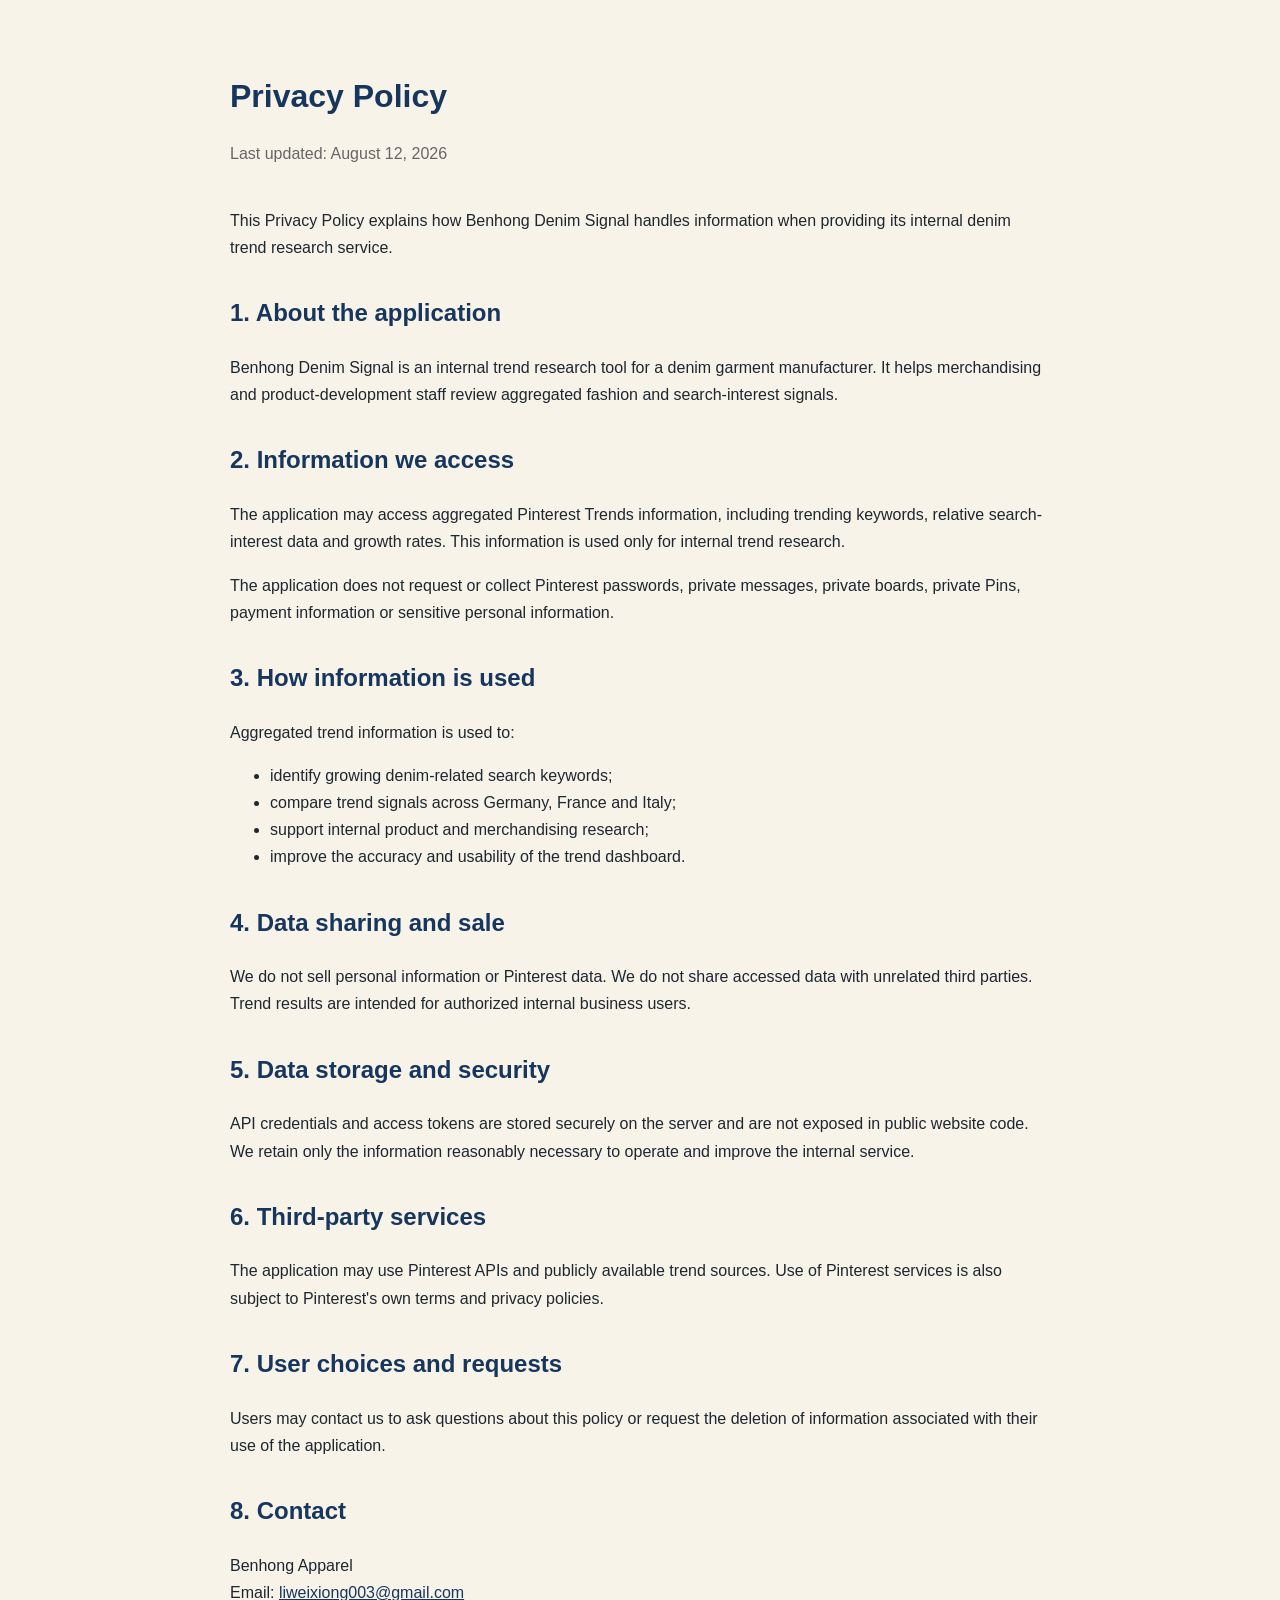
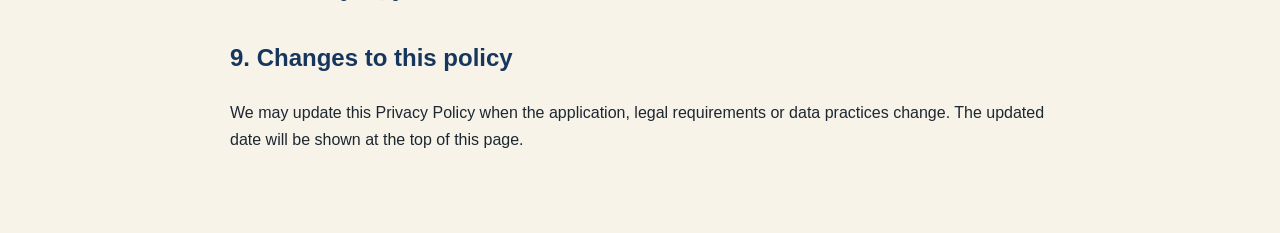
<file: privacy.html>
<!DOCTYPE html>
<html lang="en">
<head>
  <meta charset="UTF-8">
  <meta name="viewport" content="width=device-width, initial-scale=1.0">
  <title>Privacy Policy | Benhong Denim Signal</title>
  <style>
    body {
      max-width: 820px;
      margin: 0 auto;
      padding: 48px 24px;
      color: #1d2730;
      background: #f7f3e9;
      font-family: Arial, sans-serif;
      line-height: 1.7;
    }
    h1, h2 { color: #17365d; }
    h1 { margin-bottom: 8px; }
    .updated { color: #666; margin-bottom: 40px; }
    section { margin: 32px 0; }
    a { color: #17365d; }
  </style>
</head>
<body>
  <h1>Privacy Policy</h1>
  <p class="updated">Last updated: August 12, 2026</p>

  <p>
    This Privacy Policy explains how Benhong Denim Signal handles information
    when providing its internal denim trend research service.
  </p>

  <section>
    <h2>1. About the application</h2>
    <p>
      Benhong Denim Signal is an internal trend research tool for a denim
      garment manufacturer. It helps merchandising and product-development
      staff review aggregated fashion and search-interest signals.
    </p>
  </section>

  <section>
    <h2>2. Information we access</h2>
    <p>
      The application may access aggregated Pinterest Trends information,
      including trending keywords, relative search-interest data and growth
      rates. This information is used only for internal trend research.
    </p>
    <p>
      The application does not request or collect Pinterest passwords, private
      messages, private boards, private Pins, payment information or sensitive
      personal information.
    </p>
  </section>

  <section>
    <h2>3. How information is used</h2>
    <p>Aggregated trend information is used to:</p>
    <ul>
      <li>identify growing denim-related search keywords;</li>
      <li>compare trend signals across Germany, France and Italy;</li>
      <li>support internal product and merchandising research;</li>
      <li>improve the accuracy and usability of the trend dashboard.</li>
    </ul>
  </section>

  <section>
    <h2>4. Data sharing and sale</h2>
    <p>
      We do not sell personal information or Pinterest data. We do not share
      accessed data with unrelated third parties. Trend results are intended
      for authorized internal business users.
    </p>
  </section>

  <section>
    <h2>5. Data storage and security</h2>
    <p>
      API credentials and access tokens are stored securely on the server and
      are not exposed in public website code. We retain only the information
      reasonably necessary to operate and improve the internal service.
    </p>
  </section>

  <section>
    <h2>6. Third-party services</h2>
    <p>
      The application may use Pinterest APIs and publicly available trend
      sources. Use of Pinterest services is also subject to Pinterest's own
      terms and privacy policies.
    </p>
  </section>

  <section>
    <h2>7. User choices and requests</h2>
    <p>
      Users may contact us to ask questions about this policy or request the
      deletion of information associated with their use of the application.
    </p>
  </section>

  <section>
    <h2>8. Contact</h2>
    <p>
      Benhong Apparel<br>
      Email:
      <a href="mailto:liweixiong003@gmail.com">liweixiong003@gmail.com</a>
    </p>
  </section>

  <section>
    <h2>9. Changes to this policy</h2>
    <p>
      We may update this Privacy Policy when the application, legal
      requirements or data practices change. The updated date will be shown
      at the top of this page.
    </p>
  </section>
</body>
</html>
</file>
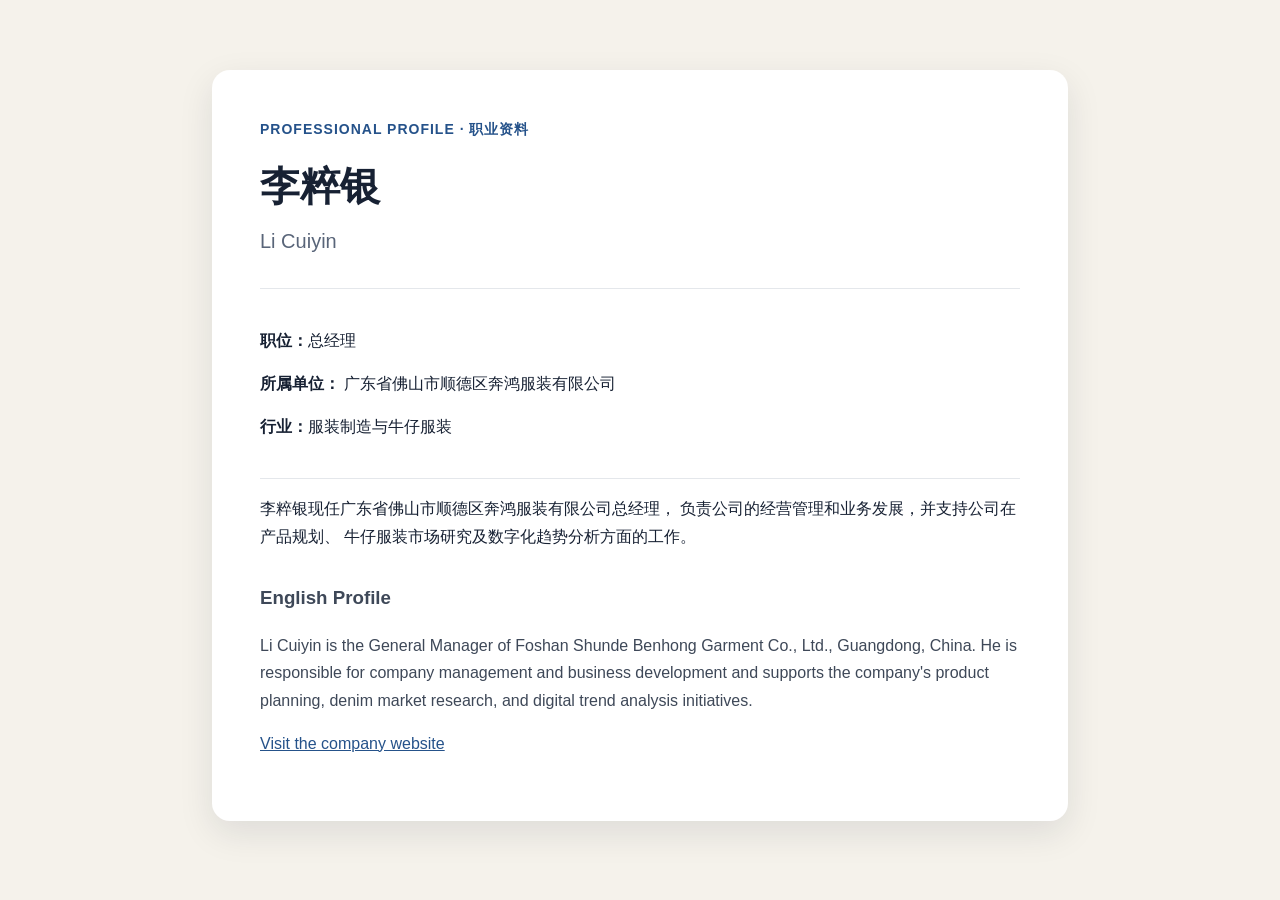
<file: profile.html>
<!DOCTYPE html>
<html lang="zh-CN">
<head>
  <meta charset="UTF-8">
  <meta name="viewport" content="width=device-width, initial-scale=1.0">
  <title>李粹银 | 奔鸿服装</title>
  <style>
    body {
      margin: 0;
      background: #f5f2eb;
      color: #172133;
      font-family: Arial, "Microsoft YaHei", sans-serif;
      line-height: 1.7;
    }

    .card {
      max-width: 760px;
      margin: 70px auto;
      padding: 48px;
      background: #ffffff;
      border-radius: 18px;
      box-shadow: 0 12px 35px rgba(23, 33, 51, 0.10);
    }

    .label {
      color: #25528a;
      font-size: 14px;
      font-weight: bold;
      letter-spacing: 1px;
      text-transform: uppercase;
    }

    h1 {
      margin: 10px 0 4px;
      font-size: 40px;
    }

    h2 {
      margin: 0 0 30px;
      color: #596579;
      font-size: 20px;
      font-weight: normal;
    }

    .info {
      padding: 22px 0;
      border-top: 1px solid #e4e7eb;
      border-bottom: 1px solid #e4e7eb;
    }

    .english {
      margin-top: 32px;
      color: #3e4858;
    }

    a {
      color: #25528a;
    }

    @media (max-width: 700px) {
      .card {
        margin: 20px;
        padding: 28px;
      }

      h1 {
        font-size: 32px;
      }
    }
  </style>
</head>
<body>
  <main class="card">
    <div class="label">Professional Profile · 职业资料</div>

    <h1>李粹银</h1>
    <h2>Li Cuiyin</h2>

    <section class="info">
      <p><strong>职位：</strong>总经理</p>
      <p>
        <strong>所属单位：</strong>
        广东省佛山市顺德区奔鸿服装有限公司
      </p>
      <p><strong>行业：</strong>服装制造与牛仔服装</p>
    </section>

    <p>
      李粹银现任广东省佛山市顺德区奔鸿服装有限公司总经理，
      负责公司的经营管理和业务发展，并支持公司在产品规划、
      牛仔服装市场研究及数字化趋势分析方面的工作。
    </p>

    <section class="english">
      <h3>English Profile</h3>
      <p>
        Li Cuiyin is the General Manager of Foshan Shunde Benhong
        Garment Co., Ltd., Guangdong, China. He is responsible for
        company management and business development and supports the
        company's product planning, denim market research, and digital
        trend analysis initiatives.
      </p>
    </section>

    <p>
      <a href="https://liweixiong003-sys.github.io/benhong-denim-website/">
        Visit the company website
      </a>
    </p>
  </main>
</body>
</html>
</file>
